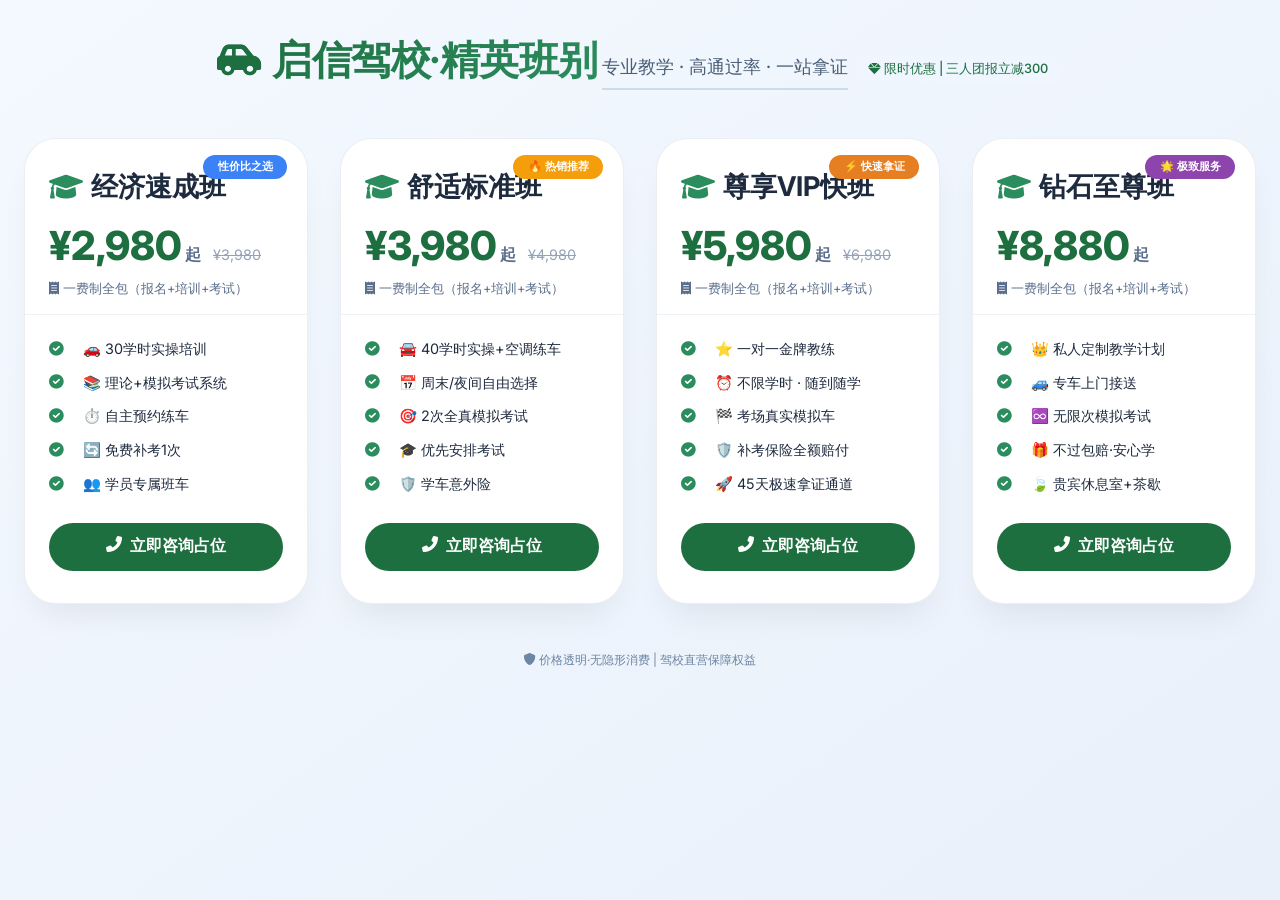
<file: index.html>
<!DOCTYPE html>
<html lang="zh-CN">
<head>
    <meta charset="UTF-8">
    <meta name="viewport" content="width=device-width, initial-scale=1.0, viewport-fit=cover">
    <title>启信驾校 · 精英班别价格表</title>
    <link rel="stylesheet" href="https://cdnjs.cloudflare.com/ajax/libs/font-awesome/6.0.0-beta3/css/all.min.css">
    <link href="https://fonts.googleapis.com/css2?family=Inter:opsz,wght@14..32,300;400;500;600;700&display=swap" rel="stylesheet">
    <style>
        * {
            margin: 0;
            padding: 0;
            box-sizing: border-box;
        }
        body {
            font-family: 'Inter', sans-serif;
            background: linear-gradient(145deg, #f4f9ff 0%, #e9f0fa 100%);
            color: #1e2a3e;
            padding: 2rem 1.5rem;
            line-height: 1.4;
            min-height: 100vh;
        }
        .container {
            max-width: 1400px;
            margin: 0 auto;
        }
        .hero {
            text-align: center;
            margin-bottom: 3rem;
        }
        .hero h1 {
            font-size: 2.5rem;
            font-weight: 700;
            background: linear-gradient(135deg, #1e6f3f, #2b8c5e);
            background-clip: text;
            -webkit-background-clip: text;
            color: transparent;
            letter-spacing: -0.5px;
            display: inline-flex;
            align-items: center;
            gap: 12px;
        }
        .hero h1 i {
            background: none;
            color: #1e6f3f;
            font-size: 2.2rem;
        }
        .hero .sub {
            color: #4a5e75;
            font-size: 1.1rem;
            margin-top: 0.75rem;
            font-weight: 500;
            border-bottom: 2px solid #cbdde9;
            display: inline-block;
            padding-bottom: 8px;
        }
        .badge-tag {
            background: #eff6ff;
            border-radius: 40px;
            padding: 0.3rem 1rem;
            font-size: 0.8rem;
            font-weight: 500;
            color: #1e6f3f;
            display: inline-block;
            margin-top: 1rem;
            backdrop-filter: blur(2px);
        }
        .pricing-grid {
            display: grid;
            grid-template-columns: repeat(auto-fit, minmax(280px, 1fr));
            gap: 2rem;
            margin-bottom: 3rem;
        }
        .price-card {
            background: #ffffff;
            border-radius: 2rem;
            box-shadow: 0 20px 35px -12px rgba(0, 0, 0, 0.08);
            transition: transform 0.25s ease, box-shadow 0.3s ease;
            overflow: hidden;
            display: flex;
            flex-direction: column;
            position: relative;
            border: 1px solid rgba(100, 116, 139, 0.12);
        }
        .price-card:hover {
            transform: translateY(-8px);
            box-shadow: 0 30px 45px -15px rgba(0, 32, 64, 0.2);
        }
        .card-recommend {
            position: absolute;
            top: 16px;
            right: 20px;
            background: #f59e0b;
            color: white;
            font-size: 0.7rem;
            font-weight: 700;
            padding: 0.25rem 0.9rem;
            border-radius: 40px;
            z-index: 2;
        }
        .card-header {
            padding: 1.8rem 1.5rem 1rem;
            border-bottom: 1px solid #edf2f7;
        }
        .plan-name {
            font-size: 1.7rem;
            font-weight: 700;
            margin-bottom: 0.75rem;
            display: flex;
            align-items: center;
            gap: 8px;
        }
        .plan-name i { color: #2b8c5e; }
        .current-price {
            font-size: 2.5rem;
            font-weight: 800;
            color: #1e6f3f;
        }
        .current-price small { font-size: 1rem; color: #5b6e8c; }
        .old-price {
            font-size: 0.9rem;
            color: #94a3b8;
            text-decoration: line-through;
            margin-left: 8px;
        }
        .price-note { font-size: 0.8rem; color: #5b6e8c; margin-top: 6px; }
        .features-list { padding: 1.5rem 1.5rem 1.8rem; flex: 1; display: flex; flex-direction: column; gap: 0.85rem; }
        .feature-item { display: flex; align-items: center; gap: 12px; font-size: 0.9rem; }
        .feature-item i { width: 22px; color: #2b8c5e; }
        .card-footer { padding: 0rem 1.5rem 2rem; }
        .btn-enroll {
            background: #1e6f3f;
            border: none;
            width: 100%;
            padding: 0.85rem 0;
            font-weight: 600;
            font-size: 1rem;
            border-radius: 2rem;
            color: white;
            cursor: pointer;
            transition: all 0.2s;
            display: flex;
            justify-content: center;
            gap: 8px;
        }
        .btn-enroll:hover { background: #135a35; transform: scale(0.97); }
        footer { text-align: center; margin-top: 2rem; font-size: 0.75rem; color: #6c86a3; }

        /* 模态框样式 */
        .modal {
            display: none;
            position: fixed;
            top: 0; left: 0;
            width: 100%; height: 100%;
            background: rgba(0,0,0,0.5);
            z-index: 1000;
            justify-content: center;
            align-items: center;
        }
        .modal-content {
            background: white;
            max-width: 500px;
            width: 90%;
            border-radius: 2rem;
            padding: 2rem 1.8rem;
            position: relative;
            box-shadow: 0 25px 40px rgba(0,0,0,0.2);
            animation: fadeIn 0.3s;
            text-align: center;
        }
        @keyframes fadeIn {
            from { opacity: 0; transform: scale(0.9); }
            to { opacity: 1; transform: scale(1); }
        }
        .close-btn {
            position: absolute;
            right: 1.5rem;
            top: 1rem;
            font-size: 1.5rem;
            cursor: pointer;
            color: #94a3b8;
        }
        .modal h3 {
            font-size: 1.5rem;
            margin-bottom: 1rem;
            color: #1e6f3f;
        }
        .qrcode-img {
            width: 180px;
            height: 180px;
            margin: 0.5rem auto 1rem;
            display: block;
            border: 1px solid #e2e8f0;
            border-radius: 1rem;
            object-fit: contain;
        }
        .contact-info {
            background: #f1f5f9;
            padding: 1rem;
            border-radius: 1.5rem;
            margin: 1rem 0 0.5rem;
        }
        .contact-info p {
            margin: 8px 0;
            font-size: 0.95rem;
            display: flex;
            align-items: center;
            justify-content: center;
            gap: 8px;
            flex-wrap: wrap;
        }
        .copy-btn {
            background: #e2e8f0;
            border: none;
            padding: 4px 12px;
            border-radius: 30px;
            cursor: pointer;
            font-size: 0.75rem;
            font-weight: 500;
        }
        .copy-btn:hover { background: #cbd5e1; }
        .toast-msg {
            position: fixed;
            bottom: 30px;
            left: 50%;
            transform: translateX(-50%);
            background: #1e6f3f;
            color: white;
            padding: 8px 16px;
            border-radius: 40px;
            font-size: 0.85rem;
            z-index: 1100;
            white-space: nowrap;
        }
        @media (max-width: 550px) {
            .modal-content { padding: 1.5rem; }
            .qrcode-img { width: 140px; height: 140px; }
            .contact-info p { flex-direction: column; gap: 5px; }
        }
    </style>
</head>
<body>
<div class="container">
    <div class="hero">
        <h1><i class="fas fa-car-side"></i> 启信驾校·精英班别</h1>
        <div class="sub">专业教学 · 高通过率 · 一站拿证</div>
        <div class="badge-tag"><i class="fas fa-gem"></i> 限时优惠 | 三人团报立减300</div>
    </div>
    <div class="pricing-grid" id="pricingGrid"></div>
    <footer><i class="fas fa-shield-alt"></i> 价格透明·无隐形消费 | 驾校直营保障权益</footer>
</div>

<!-- 二维码弹窗 -->
<div id="contactModal" class="modal">
    <div class="modal-content">
        <span class="close-btn">&times;</span>
        <h3><i class="fab fa-weixin"></i> 扫码添加微信</h3>
        <!-- 微信二维码图片 - 请替换为您自己的真实二维码图片地址 -->
        <img id="wechatQr" class="qrcode-img" src="wechat_qr.jpg" alt="微信二维码">
        <div class="contact-info">
            <p><i class="fab fa-weixin"></i> 微信号：<strong id="wechatId">13662791355</strong> 
                <button class="copy-btn" data-target="wechatId">一键复制</button>
            </p>
            <p><i class="fas fa-phone-alt"></i> 咨询电话：<strong id="phoneNum">13662791355</strong> 
                <button class="copy-btn" data-target="phoneNum">一键复制</button>
            </p>
            <p style="font-size:0.75rem; color:#4a627a;">👆 点击按钮一键复制，或长按号码手动复制</p>
        </div>
    </div>
</div>

<script>
    // ================= 驾校联系方式配置（请修改为真实信息） =================
    const WECHAT_ID = "13662791355";          // 您的微信号
    const PHONE_NUMBER = "13662791355";        // 您的联系电话
    // 微信二维码图片地址（请替换为真实的图片URL，可以是上传到GitHub仓库的相对路径，如 "wechat_qrcode.jpg"）
    const QRCODE_IMAGE_URL = "wechat_qr.jpg";

    // 设置页面显示的联系方式
    document.getElementById('wechatId').innerText = WECHAT_ID;
    document.getElementById('phoneNum').innerText = PHONE_NUMBER;
    document.getElementById('wechatQr').src = QRCODE_IMAGE_URL;

    // 模态框控制
    const modal = document.getElementById('contactModal');
    const closeBtn = document.querySelector('.close-btn');

    function openModal() {
        modal.style.display = 'flex';
    }
    function closeModal() {
        modal.style.display = 'none';
    }
    closeBtn.addEventListener('click', closeModal);
    window.addEventListener('click', (e) => {
        if (e.target === modal) closeModal();
    });

    // ---------- 一键复制（兼容微信） ----------
    function showToast(msg) {
        let toast = document.querySelector('.toast-msg');
        if (toast) toast.remove();
        let div = document.createElement('div');
        div.className = 'toast-msg';
        div.innerText = msg;
        document.body.appendChild(div);
        setTimeout(() => div.remove(), 2000);
    }

    function copyText(text, buttonElement) {
        // 优先尝试 Clipboard API
        if (navigator.clipboard && navigator.clipboard.writeText) {
            navigator.clipboard.writeText(text).then(() => {
                showToast(`✅ 已复制：${text}`);
                if (buttonElement) {
                    const originalText = buttonElement.innerText;
                    buttonElement.innerText = '已复制';
                    setTimeout(() => { buttonElement.innerText = originalText; }, 1500);
                }
            }).catch(() => fallbackCopy(text, buttonElement));
        } else {
            fallbackCopy(text, buttonElement);
        }
    }

    function fallbackCopy(text, buttonElement) {
        const textarea = document.createElement('textarea');
        textarea.value = text;
        textarea.style.position = 'fixed';
        textarea.style.opacity = '0';
        document.body.appendChild(textarea);
        textarea.select();
        try {
            const success = document.execCommand('copy');
            if (success) {
                showToast(`✅ 已复制：${text}`);
                if (buttonElement) {
                    const originalText = buttonElement.innerText;
                    buttonElement.innerText = '已复制';
                    setTimeout(() => { buttonElement.innerText = originalText; }, 1500);
                }
            } else {
                showToast('❌ 复制失败，请长按手动复制');
            }
        } catch (err) {
            showToast('❌ 复制失败');
        }
        document.body.removeChild(textarea);
    }

    // 绑定一键复制按钮
    document.querySelectorAll('.copy-btn').forEach(btn => {
        btn.addEventListener('click', (e) => {
            e.preventDefault();
            const targetId = btn.getAttribute('data-target');
            const textElement = document.getElementById(targetId);
            if (textElement) {
                const textToCopy = textElement.innerText;
                copyText(textToCopy, btn);
            } else {
                showToast('❌ 未找到复制内容');
            }
        });
    });

    // ---------- 价格卡片数据 ----------
    const plans = [
        {
            name: "经济速成班",
            price: 2980,
            original: 3980,
            badge: "性价比之选",
            badgeColor: "#3b82f6",
            features: ["🚗 30学时实操培训", "📚 理论+模拟考试系统", "⏱️ 自主预约练车", "🔄 免费补考1次", "👥 学员专属班车"]
        },
        {
            name: "舒适标准班",
            price: 3980,
            original: 4980,
            badge: "🔥 热销推荐",
            badgeColor: "#f59e0b",
            features: ["🚘 40学时实操+空调练车", "📅 周末/夜间自由选择", "🎯 2次全真模拟考试", "🎓 优先安排考试", "🛡️ 学车意外险"]
        },
        {
            name: "尊享VIP快班",
            price: 5980,
            original: 6980,
            badge: "⚡ 快速拿证",
            badgeColor: "#e67e22",
            features: ["⭐ 一对一金牌教练", "⏰ 不限学时 · 随到随学", "🏁 考场真实模拟车", "🛡️ 补考保险全额赔付", "🚀 45天极速拿证通道"]
        },
        {
            name: "钻石至尊班",
            price: 8880,
            original: null,
            badge: "🌟 极致服务",
            badgeColor: "#8e44ad",
            features: ["👑 私人定制教学计划", "🚙 专车上门接送", "♾️ 无限次模拟考试", "🎁 不过包赔·安心学", "🍃 贵宾休息室+茶歇"]
        }
    ];

    const gridContainer = document.getElementById('pricingGrid');
    function renderCards() {
        let html = '';
        plans.forEach(plan => {
            html += `
                <div class="price-card">
                    <div class="card-recommend" style="background:${plan.badgeColor};">${plan.badge}</div>
                    <div class="card-header">
                        <div class="plan-name"><i class="fas fa-graduation-cap"></i><span>${plan.name}</span></div>
                        <div class="price-area">
                            <span class="current-price">¥${plan.price.toLocaleString()}<small> 起</small></span>
                            ${plan.original ? `<span class="old-price">¥${plan.original.toLocaleString()}</span>` : ''}
                        </div>
                        <div class="price-note"><i class="fas fa-receipt"></i> 一费制全包（报名+培训+考试）</div>
                    </div>
                    <div class="features-list">
                        ${plan.features.map(f => `<div class="feature-item"><i class="fas fa-check-circle"></i><span>${f}</span></div>`).join('')}
                    </div>
                    <div class="card-footer">
                        <button class="btn-enroll" data-plan="${plan.name}"><i class="fas fa-phone-alt"></i> 立即咨询占位</button>
                    </div>
                </div>
            `;
        });
        gridContainer.innerHTML = html;
        // 绑定所有“立即咨询”按钮打开模态框
        document.querySelectorAll('.btn-enroll').forEach(btn => {
            btn.addEventListener('click', (e) => {
                e.preventDefault();
                openModal();
            });
        });
    }
    renderCards();
</script>
</body>
</html>
</file>
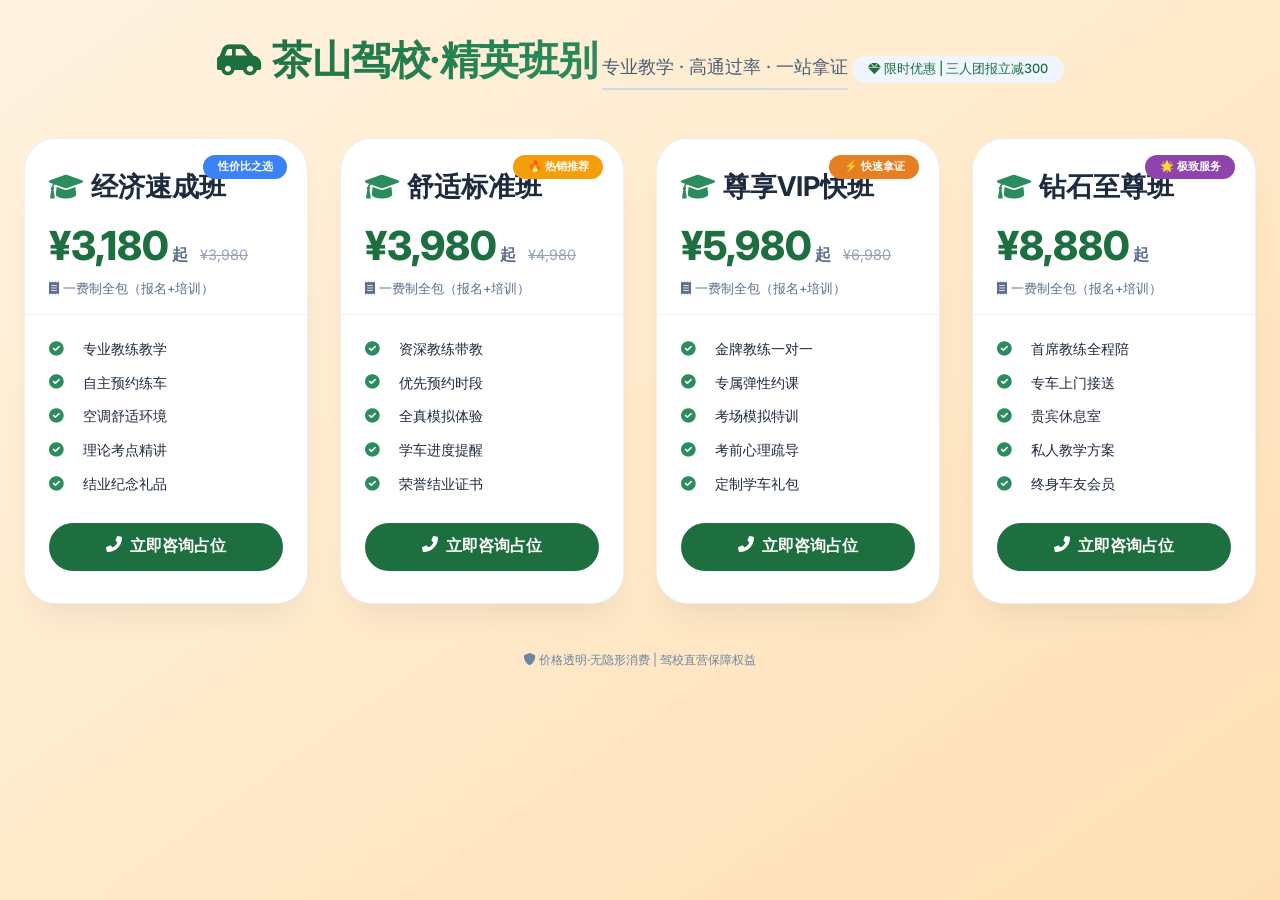
<file: chashan.html>
<!DOCTYPE html>
<html lang="zh-CN">
<head>
    <meta charset="UTF-8">
    <meta name="viewport" content="width=device-width, initial-scale=1.0, viewport-fit=cover">
    <title>茶山驾校 · 精英班别价格表</title>
    <link rel="stylesheet" href="https://cdnjs.cloudflare.com/ajax/libs/font-awesome/6.0.0-beta3/css/all.min.css">
    <link href="https://fonts.googleapis.com/css2?family=Inter:opsz,wght@14..32,300;400;500;600;700&display=swap" rel="stylesheet">
    <!-- 公共样式 -->
    <link rel="stylesheet" href="common.css">
</head>
<body>
<div class="container">
    <div class="hero">
        <h1><i class="fas fa-car-side"></i> 茶山驾校·精英班别</h1>
        <div class="sub">专业教学 · 高通过率 · 一站拿证</div>
        <div class="badge-tag"><i class="fas fa-gem"></i> 限时优惠 | 三人团报立减300</div>
    </div>
    <div class="pricing-grid" id="pricingGrid"></div>
    <footer><i class="fas fa-shield-alt"></i> 价格透明·无隐形消费 | 驾校直营保障权益</footer>
</div>

<!-- 二维码弹窗 -->
<div id="contactModal" class="modal">
    <div class="modal-content">
        <span class="close-btn">&times;</span>
        <h3><i class="fab fa-weixin"></i> 扫码添加微信</h3>
        <img id="wechatQr" class="qrcode-img" src="wechat_qr.jpg" alt="微信二维码">
        <div class="contact-info">
            <p><i class="fab fa-weixin"></i> 微信号：<strong id="wechatId">19902797971</strong> 
                <button class="copy-btn" data-target="wechatId">一键复制</button>
            </p>
            <p><i class="fas fa-phone-alt"></i> 咨询电话：<strong id="phoneNum">19902797971</strong> 
                <button class="copy-btn" data-target="phoneNum">一键复制</button>
            </p>
            <p style="font-size:0.75rem; color:#4a627a;">👆 点击按钮一键复制，或长按号码手动复制</p>
        </div>
    </div>
</div>

<script>
    // ========== 茶山驾校专属数据 ==========
    const WECHAT_ID = "19902797971";
    const PHONE_NUMBER = "19902797971";
    const QRCODE_IMAGE_URL = "wechat_qr.jpg";

    document.getElementById('wechatId').innerText = WECHAT_ID;
    document.getElementById('phoneNum').innerText = PHONE_NUMBER;
    document.getElementById('wechatQr').src = QRCODE_IMAGE_URL;

    // 模态框逻辑（同启信）
    const modal = document.getElementById('contactModal');
    const closeBtn = document.querySelector('.close-btn');

    function openModal() { modal.style.display = 'flex'; }
    function closeModal() { modal.style.display = 'none'; }
    closeBtn.addEventListener('click', closeModal);
    window.addEventListener('click', (e) => { if (e.target === modal) closeModal(); });

    function showToast(msg) {
        let toast = document.querySelector('.toast-msg');
        if (toast) toast.remove();
        let div = document.createElement('div');
        div.className = 'toast-msg';
        div.innerText = msg;
        document.body.appendChild(div);
        setTimeout(() => div.remove(), 2000);
    }

    function copyText(text, btn) {
        if (navigator.clipboard && navigator.clipboard.writeText) {
            navigator.clipboard.writeText(text).then(() => {
                showToast(`✅ 已复制：${text}`);
                if (btn) { let old = btn.innerText; btn.innerText = '已复制'; setTimeout(() => btn.innerText = old, 1500); }
            }).catch(() => fallbackCopy(text, btn));
        } else { fallbackCopy(text, btn); }
    }

    function fallbackCopy(text, btn) {
        const ta = document.createElement('textarea');
        ta.value = text;
        ta.style.position = 'fixed'; ta.style.opacity = '0';
        document.body.appendChild(ta);
        ta.select();
        try {
            if (document.execCommand('copy')) {
                showToast(`✅ 已复制：${text}`);
                if (btn) { let old = btn.innerText; btn.innerText = '已复制'; setTimeout(() => btn.innerText = old, 1500); }
            } else { showToast('❌ 复制失败，请长按手动复制'); }
        } catch(e) { showToast('❌ 复制失败'); }
        document.body.removeChild(ta);
    }

    document.querySelectorAll('.copy-btn').forEach(btn => {
        btn.addEventListener('click', (e) => {
            e.preventDefault();
            const targetId = btn.getAttribute('data-target');
            const textEl = document.getElementById(targetId);
            if (textEl) copyText(textEl.innerText, btn);
            else showToast('❌ 未找到复制内容');
        });
    });

    // 价格卡片数据（茶山驾校，与启信一致，如需单独修改价格请在这里改）
    const plans = [
        {
            name: "经济速成班",
            price: 3180,
            original: 3980,
            badge: "性价比之选",
            badgeColor: "#3b82f6",
            features: [
    "专业教练教学",
    "自主预约练车",
    "空调舒适环境",
    "理论考点精讲",
    "结业纪念礼品"
]
        },
        {
            name: "舒适标准班",
            price: 3980,
            original: 4980,
            badge: "🔥 热销推荐",
            badgeColor: "#f59e0b",
            features: [
    "资深教练带教",
    "优先预约时段",
    "全真模拟体验",
    "学车进度提醒",
    "荣誉结业证书"
]
        },
        {
            name: "尊享VIP快班",
            price: 5980,
            original: 6980,
            badge: "⚡ 快速拿证",
            badgeColor: "#e67e22",
            features: [
    "金牌教练一对一",
    "专属弹性约课",
    "考场模拟特训",
    "考前心理疏导",
    "定制学车礼包"
]
        },
        {
            name: "钻石至尊班",
            price: 8880,
            original: null,
            badge: "🌟 极致服务",
            badgeColor: "#8e44ad",
            features: [
    "首席教练全程陪",
    "专车上门接送",
    "贵宾休息室",
    "私人教学方案",
    "终身车友会员"
]
        }
    ];

    const gridContainer = document.getElementById('pricingGrid');
    function renderCards() {
        let html = '';
        plans.forEach(plan => {
            html += `
                <div class="price-card">
                    <div class="card-recommend" style="background:${plan.badgeColor};">${plan.badge}</div>
                    <div class="card-header">
                        <div class="plan-name"><i class="fas fa-graduation-cap"></i><span>${plan.name}</span></div>
                        <div class="price-area">
                            <span class="current-price">¥${plan.price.toLocaleString()}<small> 起</small></span>
                            ${plan.original ? `<span class="old-price">¥${plan.original.toLocaleString()}</span>` : ''}
                        </div>
                        <div class="price-note"><i class="fas fa-receipt"></i> 一费制全包（报名+培训）</div>
                    </div>
                    <div class="features-list">
                        ${plan.features.map(f => `<div class="feature-item"><i class="fas fa-check-circle"></i><span>${f}</span></div>`).join('')}
                    </div>
                    <div class="card-footer">
                        <button class="btn-enroll" data-plan="${plan.name}"><i class="fas fa-phone-alt"></i> 立即咨询占位</button>
                    </div>
                </div>
            `;
        });
        gridContainer.innerHTML = html;
        document.querySelectorAll('.btn-enroll').forEach(btn => {
            btn.addEventListener('click', (e) => { e.preventDefault(); openModal(); });
        });
    }
    renderCards();
</script>
</body>
</html>
</file>
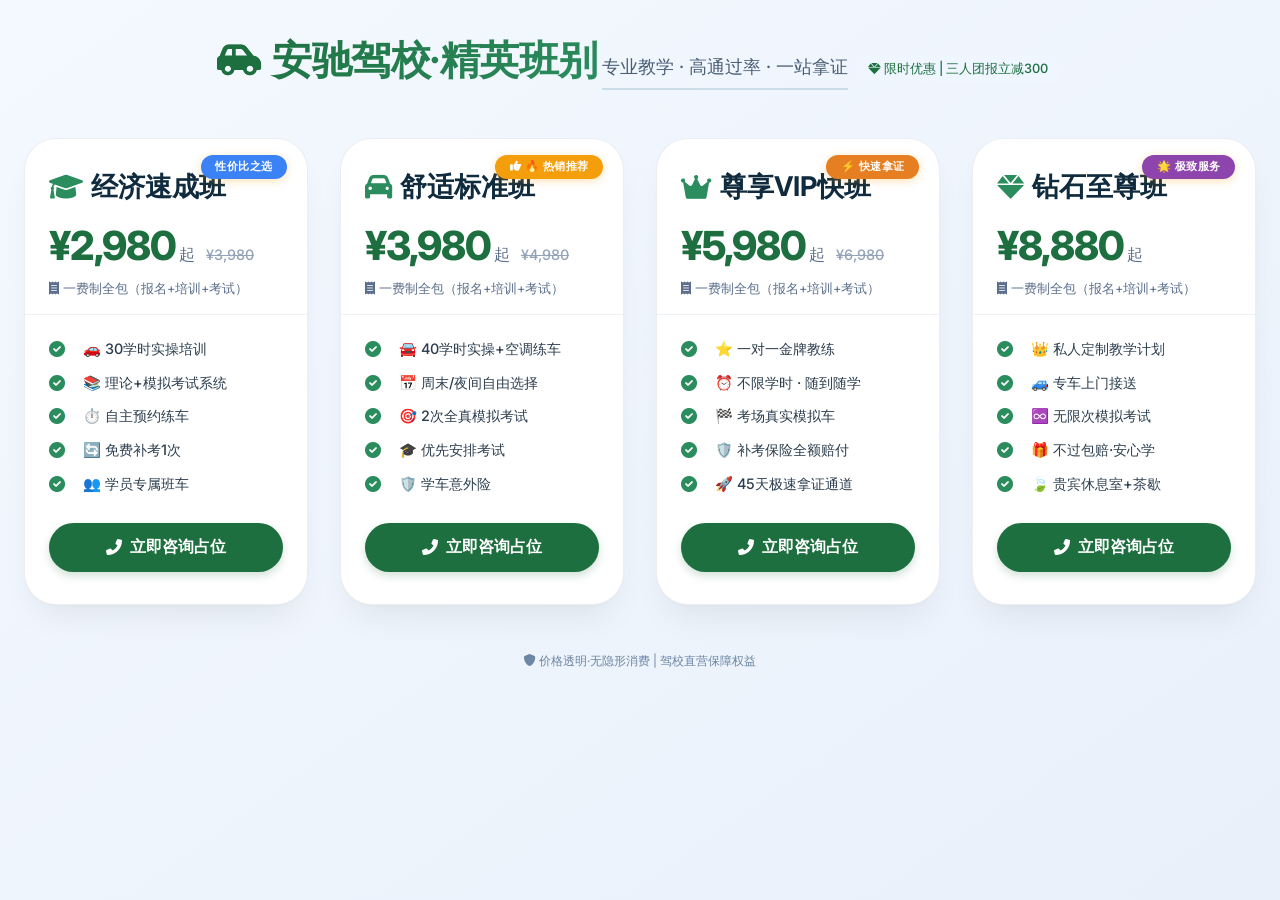
<file: price.html>
<!DOCTYPE html>
<html lang="zh-CN">
<head>
    <meta charset="UTF-8">
    <meta name="viewport" content="width=device-width, initial-scale=1.0, viewport-fit=cover">
    <title>启信驾校 · 精英班别价格表</title>
    <link rel="stylesheet" href="https://cdnjs.cloudflare.com/ajax/libs/font-awesome/6.0.0-beta3/css/all.min.css">
    <link href="https://fonts.googleapis.com/css2?family=Inter:opsz,wght@14..32,300;14..32,400;14..32,500;14..32,600;14..32,700&display=swap" rel="stylesheet">
    <style>
        * {
            margin: 0;
            padding: 0;
            box-sizing: border-box;
        }
        body {
            font-family: 'Inter', sans-serif;
            background: linear-gradient(145deg, #f4f9ff 0%, #e9f0fa 100%);
            color: #1e2a3e;
            padding: 2rem 1.5rem;
            line-height: 1.4;
            min-height: 100vh;
        }
        .container {
            max-width: 1400px;
            margin: 0 auto;
        }
        .hero {
            text-align: center;
            margin-bottom: 3rem;
        }
        .hero h1 {
            font-size: 2.5rem;
            font-weight: 700;
            background: linear-gradient(135deg, #1e6f3f, #2b8c5e);
            background-clip: text;
            -webkit-background-clip: text;
            color: transparent;
            letter-spacing: -0.5px;
            display: inline-flex;
            align-items: center;
            gap: 12px;
        }
        .hero h1 i {
            background: none;
            color: #1e6f3f;
            font-size: 2.2rem;
        }
        .hero .sub {
            color: #4a5e75;
            font-size: 1.1rem;
            margin-top: 0.75rem;
            font-weight: 500;
            border-bottom: 2px solid #cbdde9;
            display: inline-block;
            padding-bottom: 8px;
        }
        .badge-tag {
            background: #eff6ff;
            border-radius: 40px;
            padding: 0.3rem 1rem;
            font-size: 0.8rem;
            font-weight: 500;
            color: #1e6f3f;
            display: inline-block;
            margin-top: 1rem;
            backdrop-filter: blur(2px);
        }
        .pricing-grid {
            display: grid;
            grid-template-columns: repeat(auto-fit, minmax(280px, 1fr));
            gap: 2rem;
            margin-bottom: 3rem;
        }
        .price-card {
            background: #ffffff;
            border-radius: 2rem;
            box-shadow: 0 20px 35px -12px rgba(0, 0, 0, 0.08), 0 1px 2px rgba(0, 0, 0, 0.02);
            transition: transform 0.25s ease, box-shadow 0.3s ease;
            overflow: hidden;
            display: flex;
            flex-direction: column;
            position: relative;
            border: 1px solid rgba(100, 116, 139, 0.12);
        }
        .price-card:hover {
            transform: translateY(-8px);
            box-shadow: 0 30px 45px -15px rgba(0, 32, 64, 0.2);
        }
        .card-recommend {
            position: absolute;
            top: 16px;
            right: 20px;
            background: #f59e0b;
            color: white;
            font-size: 0.7rem;
            font-weight: 700;
            padding: 0.25rem 0.9rem;
            border-radius: 40px;
            box-shadow: 0 2px 8px rgba(245, 158, 11, 0.3);
            z-index: 2;
            letter-spacing: 0.5px;
        }
        .card-header {
            padding: 1.8rem 1.5rem 1rem;
            border-bottom: 1px solid #edf2f7;
        }
        .plan-name {
            font-size: 1.7rem;
            font-weight: 700;
            margin-bottom: 0.75rem;
            display: flex;
            align-items: center;
            gap: 8px;
            color: #0f2b3d;
        }
        .plan-name i {
            font-size: 1.7rem;
            color: #2b8c5e;
        }
        .price-area {
            margin: 0.5rem 0 0.25rem;
        }
        .current-price {
            font-size: 2.5rem;
            font-weight: 800;
            color: #1e6f3f;
            letter-spacing: -1px;
        }
        .current-price small {
            font-size: 1rem;
            font-weight: 500;
            color: #5b6e8c;
        }
        .old-price {
            font-size: 0.9rem;
            color: #94a3b8;
            text-decoration: line-through;
            margin-left: 8px;
            font-weight: 500;
        }
        .price-note {
            font-size: 0.8rem;
            color: #5b6e8c;
            margin-top: 6px;
        }
        .features-list {
            padding: 1.5rem 1.5rem 1.8rem;
            flex: 1;
            display: flex;
            flex-direction: column;
            gap: 0.85rem;
        }
        .feature-item {
            display: flex;
            align-items: center;
            gap: 12px;
            font-size: 0.9rem;
            color: #2c3e4e;
            font-weight: 500;
        }
        .feature-item i {
            width: 22px;
            color: #2b8c5e;
            font-size: 1rem;
        }
        .card-footer {
            padding: 0rem 1.5rem 2rem;
            margin-top: auto;
        }
        .btn-enroll {
            background: #1e6f3f;
            border: none;
            width: 100%;
            padding: 0.85rem 0;
            font-weight: 600;
            font-size: 1rem;
            border-radius: 2rem;
            color: white;
            cursor: pointer;
            transition: all 0.2s;
            display: flex;
            align-items: center;
            justify-content: center;
            gap: 8px;
            font-family: inherit;
            box-shadow: 0 4px 8px rgba(30, 111, 63, 0.2);
        }
        .btn-enroll:hover {
            background: #135a35;
            transform: scale(0.97);
            box-shadow: 0 2px 6px rgba(0,0,0,0.1);
        }
        footer {
            text-align: center;
            margin-top: 2rem;
            font-size: 0.75rem;
            color: #6c86a3;
        }
        @media (max-width: 700px) {
            body {
                padding: 1.25rem;
            }
            .hero h1 {
                font-size: 1.9rem;
            }
            .price-card {
                border-radius: 1.5rem;
            }
        }
    </style>
</head>
<body>
<div class="container">
    <div class="hero">
        <h1>
            <i class="fas fa-car-side"></i> 
            安驰驾校·精英班别
        </h1>
        <div class="sub">专业教学 · 高通过率 · 一站拿证</div>
        <div class="badge-tag">
            <i class="fas fa-gem"></i> 限时优惠 | 三人团报立减300
        </div>
    </div>

    <div class="pricing-grid">
        <!-- 经济速成班 -->
        <div class="price-card">
            <div class="card-recommend" style="background:#3b82f6;">性价比之选</div>
            <div class="card-header">
                <div class="plan-name"><i class="fas fa-graduation-cap"></i><span>经济速成班</span></div>
                <div class="price-area">
                    <span class="current-price">¥2,980<small> 起</small></span>
                    <span class="old-price">¥3,980</span>
                </div>
                <div class="price-note"><i class="fas fa-receipt"></i> 一费制全包（报名+培训+考试）</div>
            </div>
            <div class="features-list">
                <div class="feature-item"><i class="fas fa-check-circle"></i><span>🚗 30学时实操培训</span></div>
                <div class="feature-item"><i class="fas fa-check-circle"></i><span>📚 理论+模拟考试系统</span></div>
                <div class="feature-item"><i class="fas fa-check-circle"></i><span>⏱️ 自主预约练车</span></div>
                <div class="feature-item"><i class="fas fa-check-circle"></i><span>🔄 免费补考1次</span></div>
                <div class="feature-item"><i class="fas fa-check-circle"></i><span>👥 学员专属班车</span></div>
            </div>
            <div class="card-footer">
                <button class="btn-enroll" data-plan="经济速成班"><i class="fas fa-phone-alt"></i> 立即咨询占位</button>
            </div>
        </div>

        <!-- 舒适标准班 (推荐) -->
        <div class="price-card">
            <div class="card-recommend"><i class="fas fa-thumbs-up"></i> 🔥 热销推荐</div>
            <div class="card-header">
                <div class="plan-name"><i class="fas fa-car"></i><span>舒适标准班</span></div>
                <div class="price-area">
                    <span class="current-price">¥3,980<small> 起</small></span>
                    <span class="old-price">¥4,980</span>
                </div>
                <div class="price-note"><i class="fas fa-receipt"></i> 一费制全包（报名+培训+考试）</div>
            </div>
            <div class="features-list">
                <div class="feature-item"><i class="fas fa-check-circle"></i><span>🚘 40学时实操+空调练车</span></div>
                <div class="feature-item"><i class="fas fa-check-circle"></i><span>📅 周末/夜间自由选择</span></div>
                <div class="feature-item"><i class="fas fa-check-circle"></i><span>🎯 2次全真模拟考试</span></div>
                <div class="feature-item"><i class="fas fa-check-circle"></i><span>🎓 优先安排考试</span></div>
                <div class="feature-item"><i class="fas fa-check-circle"></i><span>🛡️ 学车意外险</span></div>
            </div>
            <div class="card-footer">
                <button class="btn-enroll" data-plan="舒适标准班"><i class="fas fa-phone-alt"></i> 立即咨询占位</button>
            </div>
        </div>

        <!-- 尊享VIP快班 -->
        <div class="price-card">
            <div class="card-recommend" style="background:#e67e22;">⚡ 快速拿证</div>
            <div class="card-header">
                <div class="plan-name"><i class="fas fa-crown"></i><span>尊享VIP快班</span></div>
                <div class="price-area">
                    <span class="current-price">¥5,980<small> 起</small></span>
                    <span class="old-price">¥6,980</span>
                </div>
                <div class="price-note"><i class="fas fa-receipt"></i> 一费制全包（报名+培训+考试）</div>
            </div>
            <div class="features-list">
                <div class="feature-item"><i class="fas fa-check-circle"></i><span>⭐ 一对一金牌教练</span></div>
                <div class="feature-item"><i class="fas fa-check-circle"></i><span>⏰ 不限学时 · 随到随学</span></div>
                <div class="feature-item"><i class="fas fa-check-circle"></i><span>🏁 考场真实模拟车</span></div>
                <div class="feature-item"><i class="fas fa-check-circle"></i><span>🛡️ 补考保险全额赔付</span></div>
                <div class="feature-item"><i class="fas fa-check-circle"></i><span>🚀 45天极速拿证通道</span></div>
            </div>
            <div class="card-footer">
                <button class="btn-enroll" data-plan="尊享VIP快班"><i class="fas fa-phone-alt"></i> 立即咨询占位</button>
            </div>
        </div>

        <!-- 钻石至尊班 -->
        <div class="price-card">
            <div class="card-recommend" style="background:#8e44ad;">🌟 极致服务</div>
            <div class="card-header">
                <div class="plan-name"><i class="fas fa-gem"></i><span>钻石至尊班</span></div>
                <div class="price-area">
                    <span class="current-price">¥8,880<small> 起</small></span>
                </div>
                <div class="price-note"><i class="fas fa-receipt"></i> 一费制全包（报名+培训+考试）</div>
            </div>
            <div class="features-list">
                <div class="feature-item"><i class="fas fa-check-circle"></i><span>👑 私人定制教学计划</span></div>
                <div class="feature-item"><i class="fas fa-check-circle"></i><span>🚙 专车上门接送</span></div>
                <div class="feature-item"><i class="fas fa-check-circle"></i><span>♾️ 无限次模拟考试</span></div>
                <div class="feature-item"><i class="fas fa-check-circle"></i><span>🎁 不过包赔·安心学</span></div>
                <div class="feature-item"><i class="fas fa-check-circle"></i><span>🍃 贵宾休息室+茶歇</span></div>
            </div>
            <div class="card-footer">
                <button class="btn-enroll" data-plan="钻石至尊班"><i class="fas fa-phone-alt"></i> 立即咨询占位</button>
            </div>
        </div>
    </div>

    <footer>
        <i class="fas fa-shield-alt"></i> 价格透明·无隐形消费 | 驾校直营保障权益
    </footer>
</div>

<script>
    // 简单的咨询按钮响应
    const btns = document.querySelectorAll('.btn-enroll');
    btns.forEach(btn => {
        btn.addEventListener('click', (e) => {
            const planName = btn.getAttribute('data-plan') || '该班别';
            alert(`✨ 感谢您关注 ${planName}！\n招生老师会尽快联系您，或致电 400-882-6688。`);
        });
    });
</script>
</body>
</html>
</file>
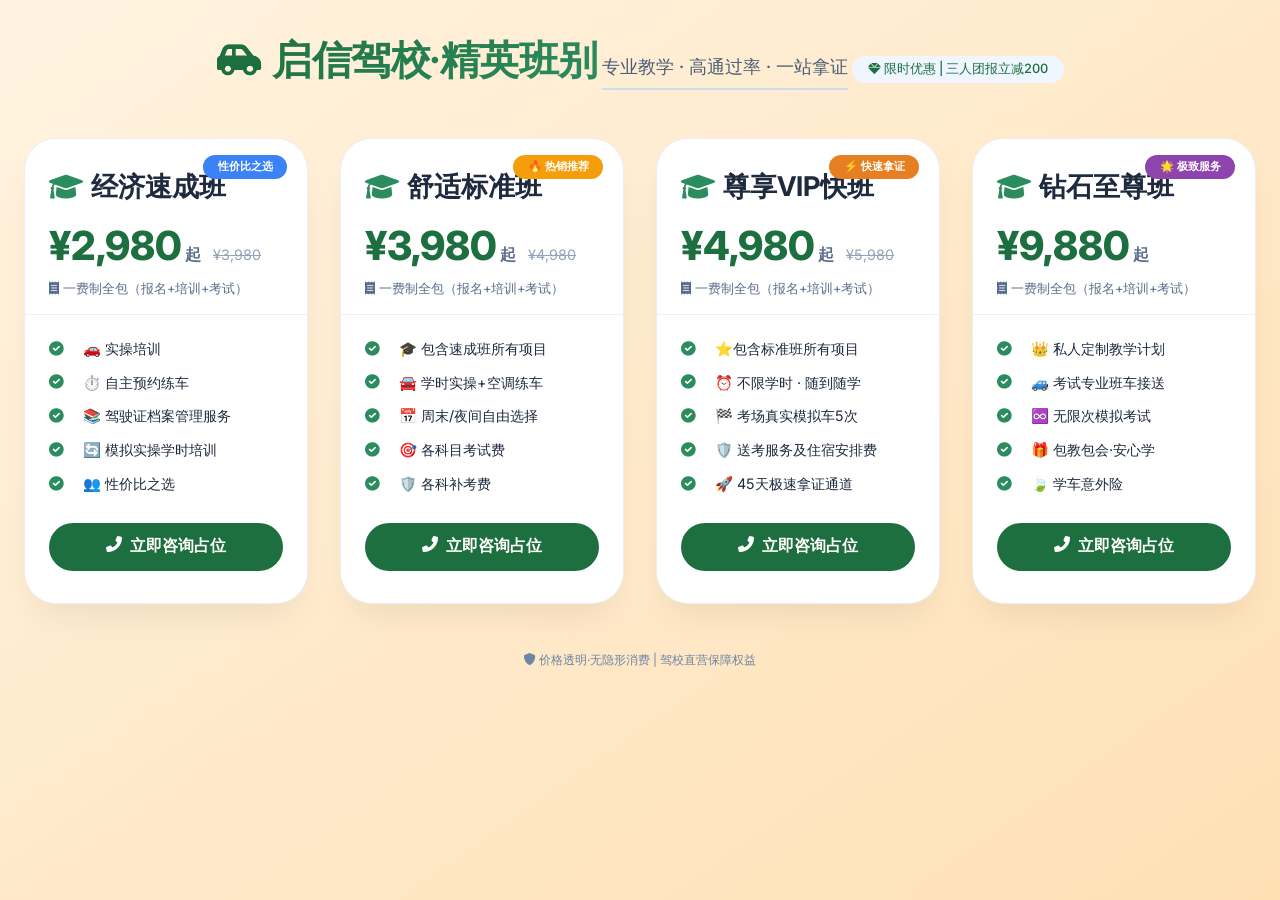
<file: qixin.html>
<!DOCTYPE html>
<html lang="zh-CN">
<head>
    <meta charset="UTF-8">
    <meta name="viewport" content="width=device-width, initial-scale=1.0, viewport-fit=cover">
    <title>启信驾校 · 精英班别价格表</title>
    <link rel="stylesheet" href="https://cdnjs.cloudflare.com/ajax/libs/font-awesome/6.0.0-beta3/css/all.min.css">
    <link href="https://fonts.googleapis.com/css2?family=Inter:opsz,wght@14..32,300;400;500;600;700&display=swap" rel="stylesheet">
    <!-- 公共样式 -->
    <link rel="stylesheet" href="common.css">
</head>
<body>
<div class="container">
    <div class="hero">
        <h1><i class="fas fa-car-side"></i> 启信驾校·精英班别</h1>
        <div class="sub">专业教学 · 高通过率 · 一站拿证</div>
        <div class="badge-tag"><i class="fas fa-gem"></i> 限时优惠 | 三人团报立减200</div>
    </div>
    <div class="pricing-grid" id="pricingGrid"></div>
    <footer><i class="fas fa-shield-alt"></i> 价格透明·无隐形消费 | 驾校直营保障权益</footer>
</div>

<!-- 二维码弹窗 -->
<div id="contactModal" class="modal">
    <div class="modal-content">
        <span class="close-btn">&times;</span>
        <h3><i class="fab fa-weixin"></i> 扫码添加微信</h3>
        <img id="wechatQr" class="qrcode-img" src="wechat_qr.jpg" alt="微信二维码">
        <div class="contact-info">
            <p><i class="fab fa-weixin"></i> 微信号：<strong id="wechatId">13662791355</strong> 
                <button class="copy-btn" data-target="wechatId">一键复制</button>
            </p>
            <p><i class="fas fa-phone-alt"></i> 咨询电话：<strong id="phoneNum">13662791355</strong> 
                <button class="copy-btn" data-target="phoneNum">一键复制</button>
            </p>
            <p style="font-size:0.75rem; color:#4a627a;">👆 点击按钮一键复制，或长按号码手动复制</p>
        </div>
    </div>
</div>

<script>
    // ========== 启信驾校专属数据 ==========
    const WECHAT_ID = "13712892892";
    const PHONE_NUMBER = "13712892892";
    const QRCODE_IMAGE_URL = "wechat_qr.jpg";

    document.getElementById('wechatId').innerText = WECHAT_ID;
    document.getElementById('phoneNum').innerText = PHONE_NUMBER;
    document.getElementById('wechatQr').src = QRCODE_IMAGE_URL;

    // 模态框逻辑
    const modal = document.getElementById('contactModal');
    const closeBtn = document.querySelector('.close-btn');

    function openModal() { modal.style.display = 'flex'; }
    function closeModal() { modal.style.display = 'none'; }
    closeBtn.addEventListener('click', closeModal);
    window.addEventListener('click', (e) => { if (e.target === modal) closeModal(); });

    // 复制功能
    function showToast(msg) {
        let toast = document.querySelector('.toast-msg');
        if (toast) toast.remove();
        let div = document.createElement('div');
        div.className = 'toast-msg';
        div.innerText = msg;
        document.body.appendChild(div);
        setTimeout(() => div.remove(), 2000);
    }

    function copyText(text, btn) {
        if (navigator.clipboard && navigator.clipboard.writeText) {
            navigator.clipboard.writeText(text).then(() => {
                showToast(`✅ 已复制：${text}`);
                if (btn) { let old = btn.innerText; btn.innerText = '已复制'; setTimeout(() => btn.innerText = old, 1500); }
            }).catch(() => fallbackCopy(text, btn));
        } else { fallbackCopy(text, btn); }
    }

    function fallbackCopy(text, btn) {
        const ta = document.createElement('textarea');
        ta.value = text;
        ta.style.position = 'fixed'; ta.style.opacity = '0';
        document.body.appendChild(ta);
        ta.select();
        try {
            if (document.execCommand('copy')) {
                showToast(`✅ 已复制：${text}`);
                if (btn) { let old = btn.innerText; btn.innerText = '已复制'; setTimeout(() => btn.innerText = old, 1500); }
            } else { showToast('❌ 复制失败，请长按手动复制'); }
        } catch(e) { showToast('❌ 复制失败'); }
        document.body.removeChild(ta);
    }

    document.querySelectorAll('.copy-btn').forEach(btn => {
        btn.addEventListener('click', (e) => {
            e.preventDefault();
            const targetId = btn.getAttribute('data-target');
            const textEl = document.getElementById(targetId);
            if (textEl) copyText(textEl.innerText, btn);
            else showToast('❌ 未找到复制内容');
        });
    });

    // 价格卡片数据（可根据启信实际价格修改）
    const plans = [
        {
            name: "经济速成班",
            price: 2980,
            original: 3980,
            badge: "性价比之选",
            badgeColor: "#3b82f6",
            features: ["🚗 实操培训", "⏱️ 自主预约练车","📚 驾驶证档案管理服务", "🔄 模拟实操学时培训", "👥 性价比之选"]
        },
        {
            name: "舒适标准班",
            price: 3980,
            original: 4980,
            badge: "🔥 热销推荐",
            badgeColor: "#f59e0b",
            features: ["🎓 包含速成班所有项目","🚘 学时实操+空调练车", "📅 周末/夜间自由选择", "🎯 各科目考试费",  "🛡️ 各科补考费"]
        },
        {
            name: "尊享VIP快班",
            price: 4980,
            original: 5980,
            badge: "⚡ 快速拿证",
            badgeColor: "#e67e22",
            features: ["⭐包含标准班所有项目", "⏰ 不限学时 · 随到随学", "🏁 考场真实模拟车5次", "🛡️ 送考服务及住宿安排费", "🚀 45天极速拿证通道"]
        },
        {
            name: "钻石至尊班",
            price: 9880,
            original: null,
            badge: "🌟 极致服务",
            badgeColor: "#8e44ad",
            features: ["👑 私人定制教学计划", "🚙 考试专业班车接送", "♾️ 无限次模拟考试", "🎁 包教包会·安心学", "🍃 学车意外险"]
        }
    ];

    const gridContainer = document.getElementById('pricingGrid');
    function renderCards() {
        let html = '';
        plans.forEach(plan => {
            html += `
                <div class="price-card">
                    <div class="card-recommend" style="background:${plan.badgeColor};">${plan.badge}</div>
                    <div class="card-header">
                        <div class="plan-name"><i class="fas fa-graduation-cap"></i><span>${plan.name}</span></div>
                        <div class="price-area">
                            <span class="current-price">¥${plan.price.toLocaleString()}<small> 起</small></span>
                            ${plan.original ? `<span class="old-price">¥${plan.original.toLocaleString()}</span>` : ''}
                        </div>
                        <div class="price-note"><i class="fas fa-receipt"></i> 一费制全包（报名+培训+考试）</div>
                    </div>
                    <div class="features-list">
                        ${plan.features.map(f => `<div class="feature-item"><i class="fas fa-check-circle"></i><span>${f}</span></div>`).join('')}
                    </div>
                    <div class="card-footer">
                        <button class="btn-enroll" data-plan="${plan.name}"><i class="fas fa-phone-alt"></i> 立即咨询占位</button>
                    </div>
                </div>
            `;
        });
        gridContainer.innerHTML = html;
        document.querySelectorAll('.btn-enroll').forEach(btn => {
            btn.addEventListener('click', (e) => { e.preventDefault(); openModal(); });
        });
    }
    renderCards();
</script>
</body>
</html>
</file>
<file: common.css>
/* ========== 公共样式（所有驾校页面共享） ========== */
* {
    margin: 0;
    padding: 0;
    box-sizing: border-box;
}
body {
    font-family: 'Inter', sans-serif;
    background: linear-gradient(145deg, #fff3e0 0%, #ffe0b5 100%);
    color: #1e2a3e;
    padding: 2rem 1.5rem;
    line-height: 1.4;
    min-height: 100vh;
}
.container {
    max-width: 1400px;
    margin: 0 auto;
}
.hero {
    text-align: center;
    margin-bottom: 3rem;
}
.hero h1 {
    font-size: 2.5rem;
    font-weight: 700;
    background: linear-gradient(135deg, #1e6f3f, #2b8c5e);
    background-clip: text;
    -webkit-background-clip: text;
    color: transparent;
    letter-spacing: -0.5px;
    display: inline-flex;
    align-items: center;
    gap: 12px;
}
.hero h1 i {
    background: none;
    color: #1e6f3f;
    font-size: 2.2rem;
}
.hero .sub {
    color: #4a5e75;
    font-size: 1.1rem;
    margin-top: 0.75rem;
    font-weight: 500;
    border-bottom: 2px solid #cbdde9;
    display: inline-block;
    padding-bottom: 8px;
}
.badge-tag {
    background: #eff6ff;
    border-radius: 40px;
    padding: 0.3rem 1rem;
    font-size: 0.8rem;
    font-weight: 500;
    color: #1e6f3f;
    display: inline-block;
    margin-top: 1rem;
    backdrop-filter: blur(2px);
}
.pricing-grid {
    display: grid;
    grid-template-columns: repeat(auto-fit, minmax(280px, 1fr));
    gap: 2rem;
    margin-bottom: 3rem;
}
.price-card {
    background: #ffffff;
    border-radius: 2rem;
    box-shadow: 0 20px 35px -12px rgba(0, 0, 0, 0.08);
    transition: transform 0.25s ease, box-shadow 0.3s ease;
    overflow: hidden;
    display: flex;
    flex-direction: column;
    position: relative;
    border: 1px solid rgba(100, 116, 139, 0.12);
}
.price-card:hover {
    transform: translateY(-8px);
    box-shadow: 0 30px 45px -15px rgba(0, 32, 64, 0.2);
}
.card-recommend {
    position: absolute;
    top: 16px;
    right: 20px;
    background: #f59e0b;
    color: white;
    font-size: 0.7rem;
    font-weight: 700;
    padding: 0.25rem 0.9rem;
    border-radius: 40px;
    z-index: 2;
}
.card-header {
    padding: 1.8rem 1.5rem 1rem;
    border-bottom: 1px solid #edf2f7;
}
.plan-name {
    font-size: 1.7rem;
    font-weight: 700;
    margin-bottom: 0.75rem;
    display: flex;
    align-items: center;
    gap: 8px;
}
.plan-name i { color: #2b8c5e; }
.current-price {
    font-size: 2.5rem;
    font-weight: 800;
    color: #1e6f3f;
}
.current-price small { font-size: 1rem; color: #5b6e8c; }
.old-price {
    font-size: 0.9rem;
    color: #94a3b8;
    text-decoration: line-through;
    margin-left: 8px;
}
.price-note { font-size: 0.8rem; color: #5b6e8c; margin-top: 6px; }
.features-list { padding: 1.5rem 1.5rem 1.8rem; flex: 1; display: flex; flex-direction: column; gap: 0.85rem; }
.feature-item { display: flex; align-items: center; gap: 12px; font-size: 0.9rem; }
.feature-item i { width: 22px; color: #2b8c5e; }
.card-footer { padding: 0rem 1.5rem 2rem; }
.btn-enroll {
    background: #1e6f3f;
    border: none;
    width: 100%;
    padding: 0.85rem 0;
    font-weight: 600;
    font-size: 1rem;
    border-radius: 2rem;
    color: white;
    cursor: pointer;
    transition: all 0.2s;
    display: flex;
    justify-content: center;
    gap: 8px;
}
.btn-enroll:hover { background: #135a35; transform: scale(0.97); }
footer { text-align: center; margin-top: 2rem; font-size: 0.75rem; color: #6c86a3; }

/* 模态框 */
.modal {
    display: none;
    position: fixed;
    top: 0; left: 0;
    width: 100%; height: 100%;
    background: rgba(0,0,0,0.5);
    z-index: 1000;
    justify-content: center;
    align-items: center;
}
.modal-content {
    background: white;
    max-width: 500px;
    width: 90%;
    border-radius: 2rem;
    padding: 2rem 1.8rem;
    position: relative;
    box-shadow: 0 25px 40px rgba(0,0,0,0.2);
    animation: fadeIn 0.3s;
    text-align: center;
}
@keyframes fadeIn {
    from { opacity: 0; transform: scale(0.9); }
    to { opacity: 1; transform: scale(1); }
}
.close-btn {
    position: absolute;
    right: 1.5rem;
    top: 1rem;
    font-size: 1.5rem;
    cursor: pointer;
    color: #94a3b8;
}
.modal h3 {
    font-size: 1.5rem;
    margin-bottom: 1rem;
    color: #1e6f3f;
}
.qrcode-img {
    width: 180px;
    height: 180px;
    margin: 0.5rem auto 1rem;
    display: block;
    border: 1px solid #e2e8f0;
    border-radius: 1rem;
    object-fit: contain;
}
.contact-info {
    background: #f1f5f9;
    padding: 1rem;
    border-radius: 1.5rem;
    margin: 1rem 0 0.5rem;
}
.contact-info p {
    margin: 8px 0;
    font-size: 0.95rem;
    display: flex;
    align-items: center;
    justify-content: center;
    gap: 8px;
    flex-wrap: wrap;
}
.copy-btn {
    background: #e2e8f0;
    border: none;
    padding: 4px 12px;
    border-radius: 30px;
    cursor: pointer;
    font-size: 0.75rem;
    font-weight: 500;
}
.copy-btn:hover { background: #cbd5e1; }
.toast-msg {
    position: fixed;
    bottom: 30px;
    left: 50%;
    transform: translateX(-50%);
    background: #1e6f3f;
    color: white;
    padding: 8px 16px;
    border-radius: 40px;
    font-size: 0.85rem;
    z-index: 1100;
    white-space: nowrap;
}
@media (max-width: 550px) {
    .modal-content { padding: 1.5rem; }
    .qrcode-img { width: 140px; height: 140px; }
    .contact-info p { flex-direction: column; gap: 5px; }
}
</file>
